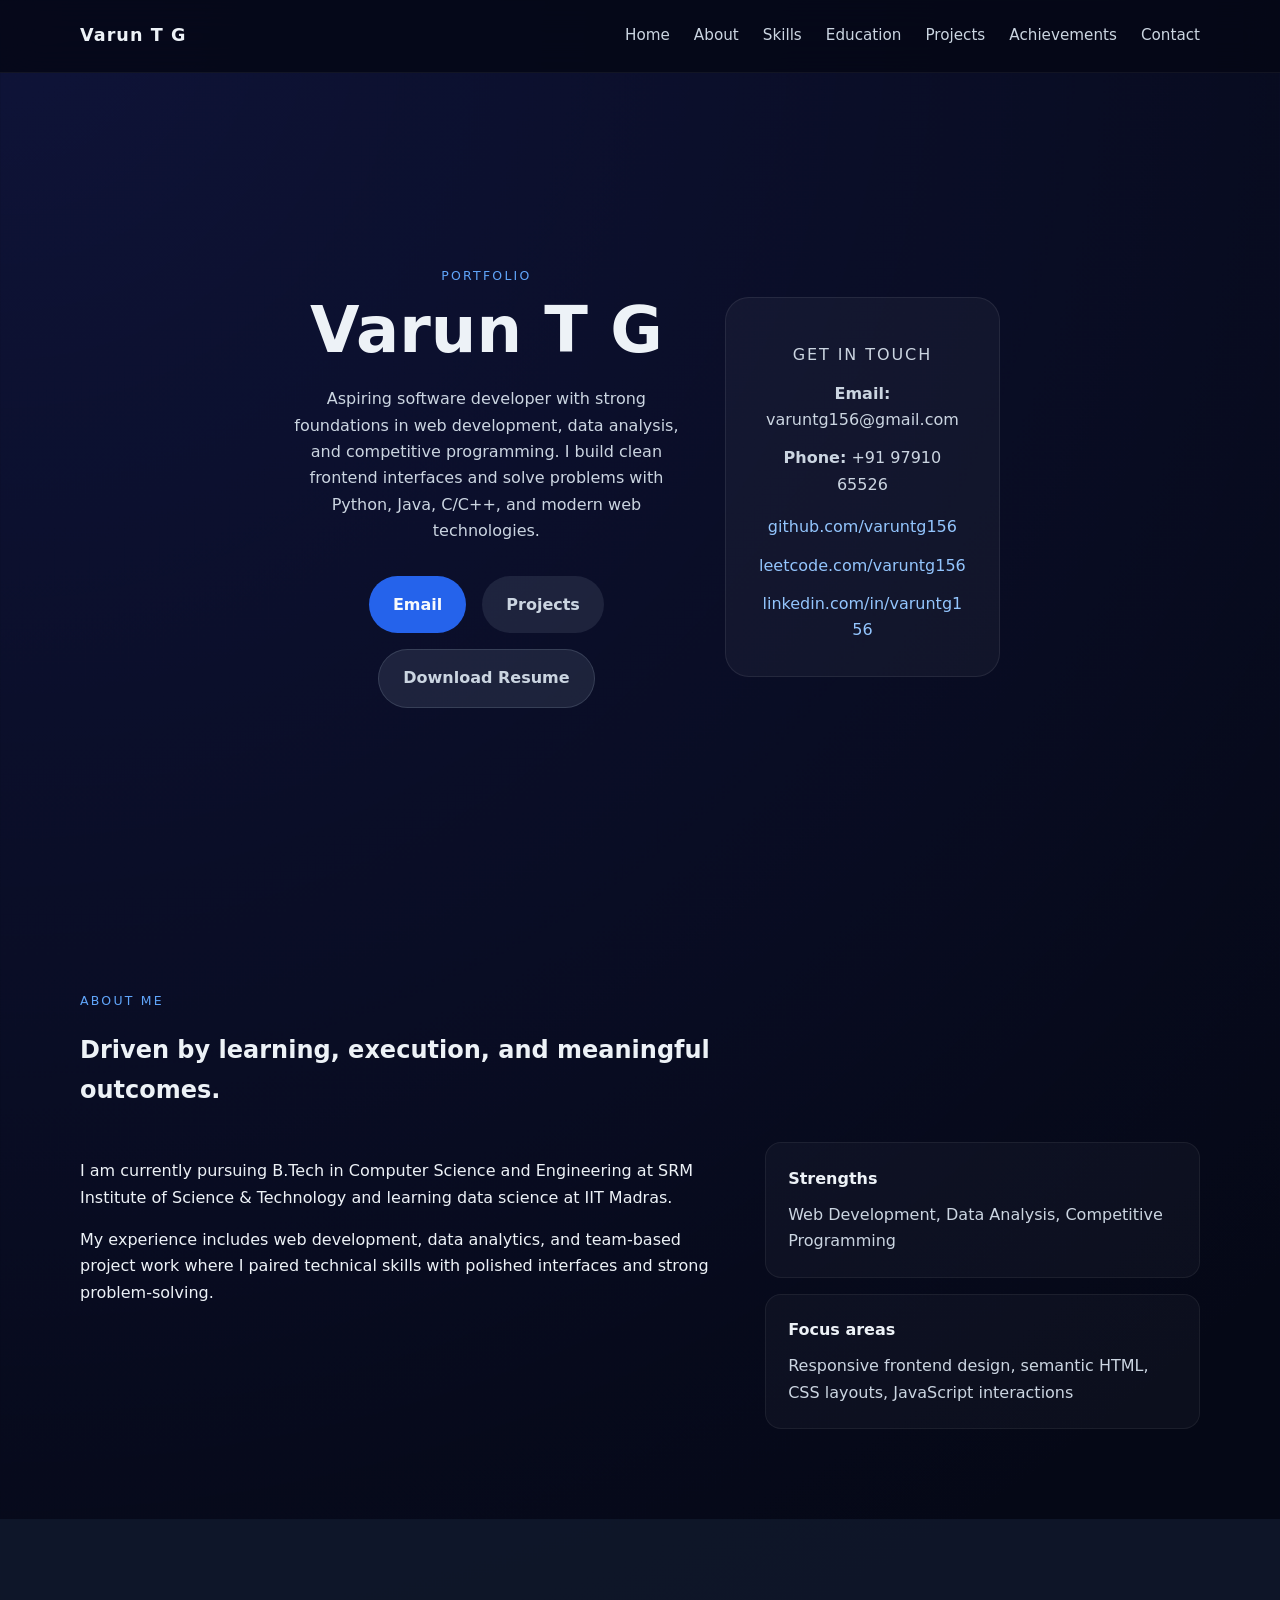
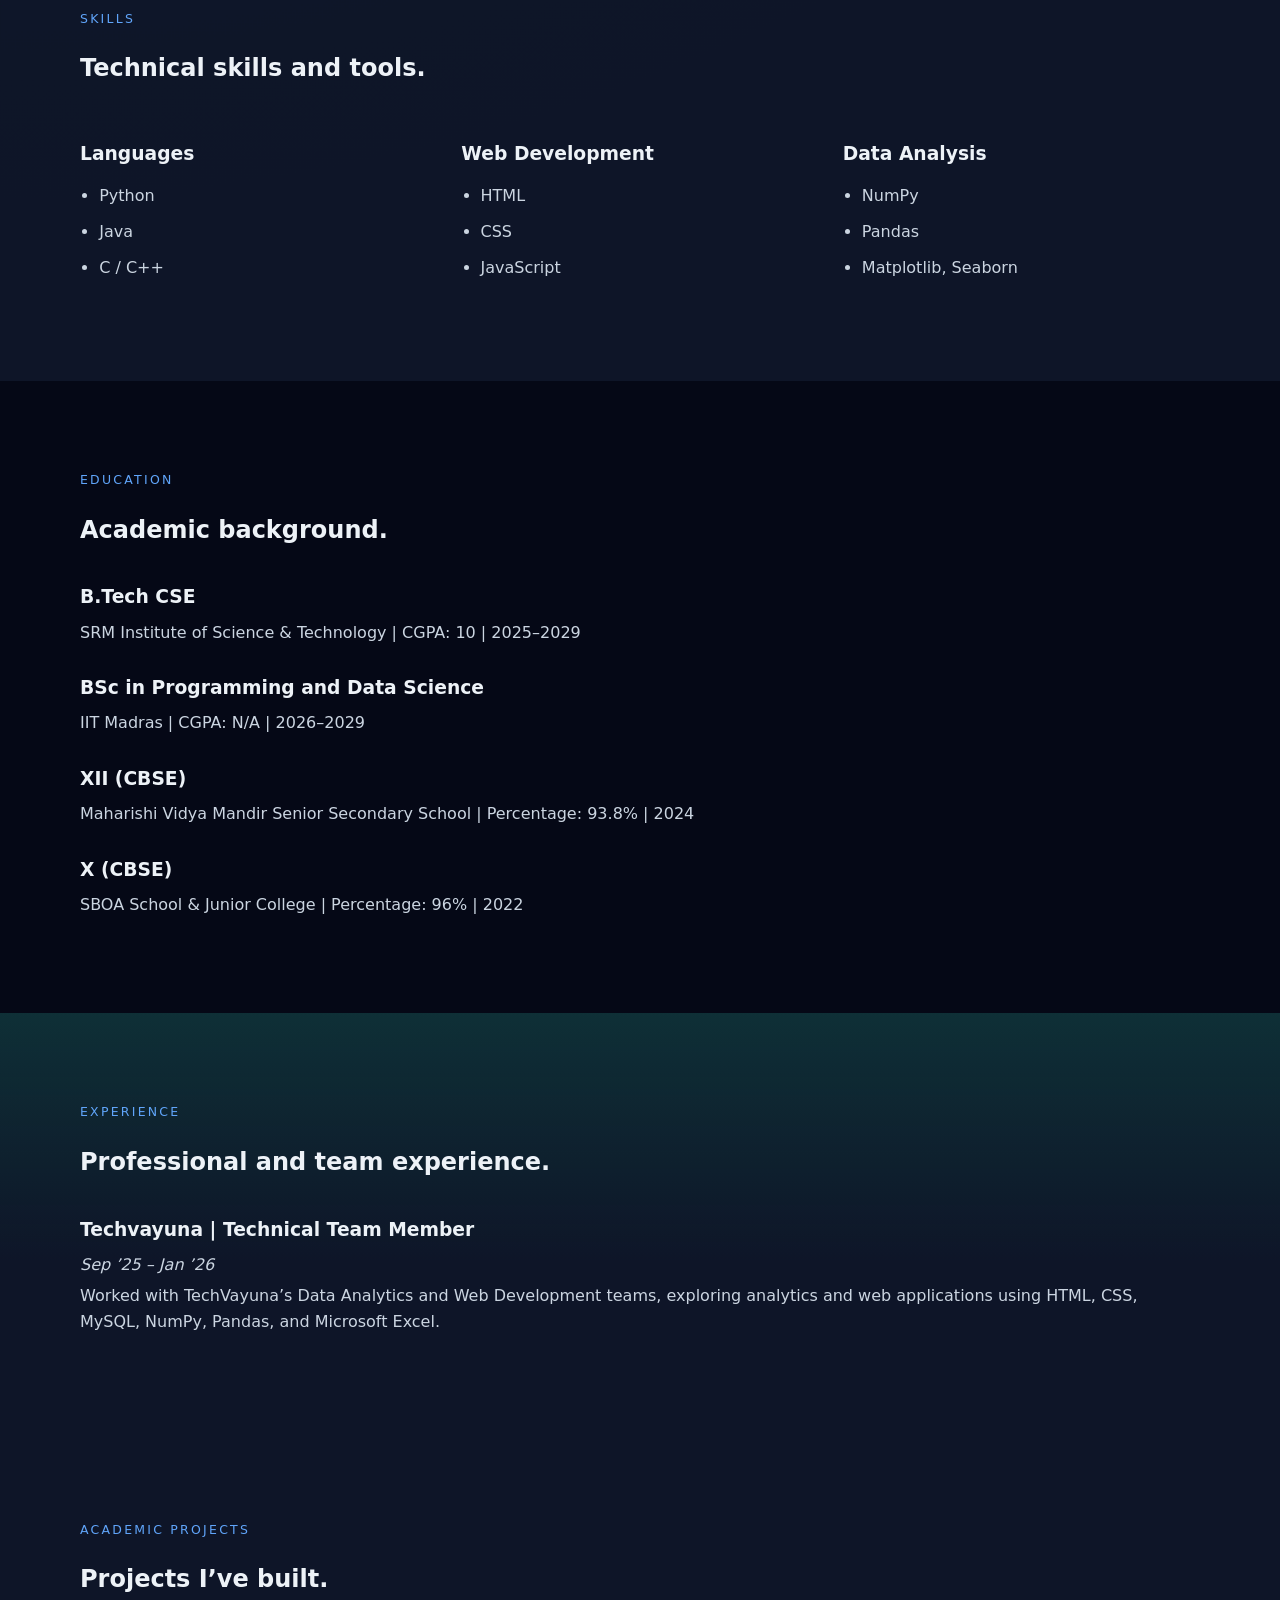
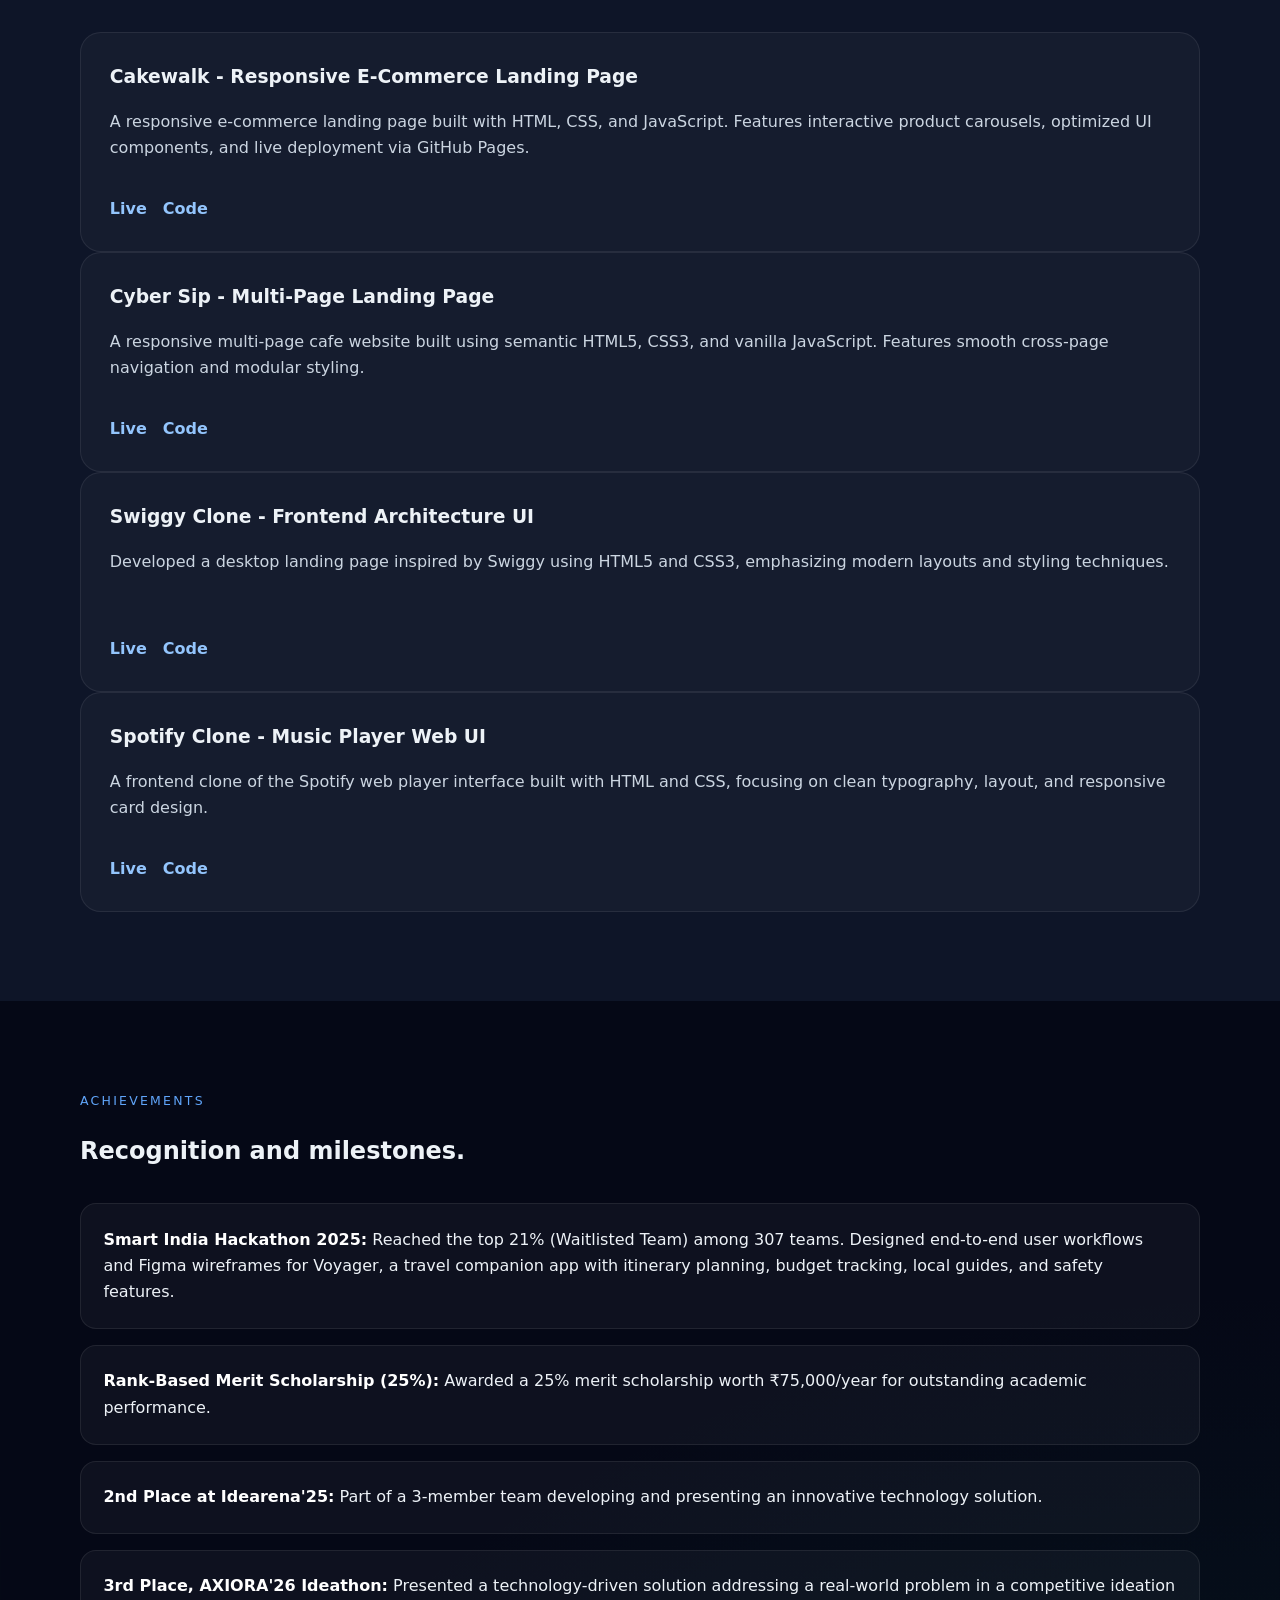
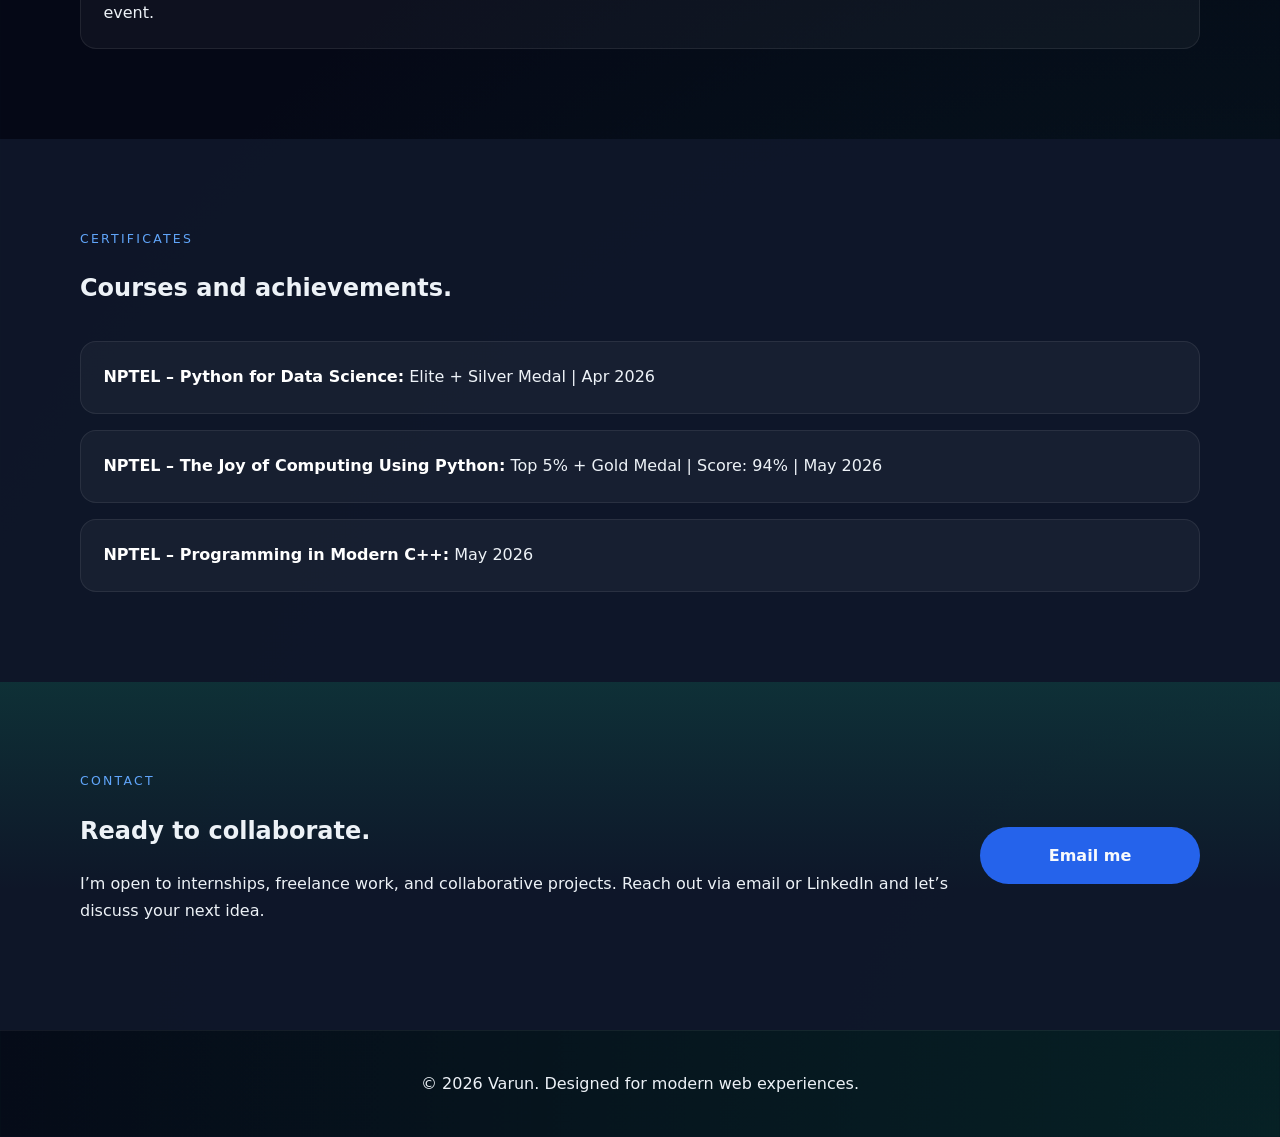
<file: VARUN_T_G_Task2_Portfolio/index.html>
<!DOCTYPE html>
<html lang="en">
  <head>
    <meta charset="UTF-8" />
    <meta name="viewport" content="width=device-width, initial-scale=1.0" />
    <title>Varun's Portfolio</title>
    <link rel="stylesheet" href="styles.css" />
  </head>
  <body>
    <header class="site-header">
      <div class="container header-inner">
        <a class="brand" href="#home">Varun T G</a>
        <button class="nav-toggle" aria-label="Open navigation">
          <span></span>
          <span></span>
          <span></span>
        </button>
        <nav class="site-nav">
          <a href="#home">Home</a>
          <a href="#about">About</a>
          <a href="#skills">Skills</a>
          <a href="#education">Education</a>
          <a href="#projects">Projects</a>
          <a href="#achievements">Achievements</a>
          <a href="#contact">Contact</a>
        </nav>
      </div>
    </header>

    <main>
      <section id="home" class="hero section-bg">
        <div class="container hero-content hero-resume">
          <div class="hero-copy-group">
            <p class="eyebrow">Portfolio</p>
            <h1>Varun T G</h1>
            <p class="hero-copy">
              Aspiring software developer with strong foundations in web development,
              data analysis, and competitive programming. I build clean frontend
              interfaces and solve problems with Python, Java, C/C++, and modern web
              technologies.
            </p>
            <div class="hero-actions">
              <a class="button button-primary" href="mailto:varuntg156@gmail.com">Email</a>
              <a class="button button-secondary" href="#projects">Projects</a>
              <a class="button button-secondary" href="Resume.pdf" download="Varun_T_G_Resume.pdf">Download Resume</a>
            </div>
          </div>
          <div class="contact-panel">
            <p class="contact-heading">Get in touch</p>
            <p><strong>Email:</strong> <a href="mailto:varuntg156@gmail.com">varuntg156@gmail.com</a></p>
            <p><strong>Phone:</strong> <a href="tel:+919791065526">+91 97910 65526</a></p>
            <div class="profile-links">
              <a href="https://github.com/varuntg156" target="_blank" rel="noreferrer">github.com/varuntg156</a>
              <a href="https://leetcode.com/varuntg156" target="_blank" rel="noreferrer">leetcode.com/varuntg156</a>
              <a href="https://linkedin.com/in/varuntg156" target="_blank" rel="noreferrer">linkedin.com/in/varuntg156</a>
            </div>
          </div>
        </div>
      </section>

      <section id="about" class="section container">
        <div class="section-heading">
          <p class="eyebrow">About Me</p>
          <h2>Driven by learning, execution, and meaningful outcomes.</h2>
        </div>
        <div class="split-grid">
          <div>
            <p>
              I am currently pursuing B.Tech in Computer Science and Engineering at SRM Institute
              of Science & Technology and learning data science at IIT Madras.
            </p>
            <p>
              My experience includes web development, data analytics, and team-based project work
              where I paired technical skills with polished interfaces and strong problem-solving.
            </p>
          </div>
          <div class="about-cards">
            <div class="info-card">
              <h3>Strengths</h3>
              <p>Web Development, Data Analysis, Competitive Programming</p>
            </div>
            <div class="info-card">
              <h3>Focus areas</h3>
              <p>Responsive frontend design, semantic HTML, CSS layouts, JavaScript interactions</p>
            </div>
          </div>
        </div>
      </section>

      <section id="skills" class="section section-dark">
        <div class="container">
          <div class="section-heading">
            <p class="eyebrow">Skills</p>
            <h2>Technical skills and tools.</h2>
          </div>
          <div class="skill-columns">
            <div class="skill-list">
              <h3>Languages</h3>
              <ul>
                <li>Python</li>
                <li>Java</li>
                <li>C / C++</li>
              </ul>
            </div>
            <div class="skill-list">
              <h3>Web Development</h3>
              <ul>
                <li>HTML</li>
                <li>CSS</li>
                <li>JavaScript</li>
              </ul>
            </div>
            <div class="skill-list">
              <h3>Data Analysis</h3>
              <ul>
                <li>NumPy</li>
                <li>Pandas</li>
                <li>Matplotlib, Seaborn</li>
              </ul>
            </div>
          </div>
        </div>
      </section>

      <section id="education" class="section container">
        <div class="section-heading">
          <p class="eyebrow">Education</p>
          <h2>Academic background.</h2>
        </div>
        <div class="resume-list">
          <div class="resume-item">
            <h3>B.Tech CSE</h3>
            <p>SRM Institute of Science & Technology | CGPA: 10 | 2025–2029</p>
          </div>
          <div class="resume-item">
            <h3>BSc in Programming and Data Science</h3>
            <p>IIT Madras | CGPA: N/A | 2026–2029</p>
          </div>
          <div class="resume-item">
            <h3>XII (CBSE)</h3>
            <p>Maharishi Vidya Mandir Senior Secondary School | Percentage: 93.8% | 2024</p>
          </div>
          <div class="resume-item">
            <h3>X (CBSE)</h3>
            <p>SBOA School & Junior College | Percentage: 96% | 2022</p>
          </div>
        </div>
      </section>

      <section id="experience" class="section section-accent">
        <div class="container">
          <div class="section-heading">
            <p class="eyebrow">Experience</p>
            <h2>Professional and team experience.</h2>
          </div>
          <div class="resume-list">
            <div class="resume-item">
              <h3>Techvayuna | Technical Team Member</h3>
              <p><em>Sep ’25 – Jan ’26</em></p>
              <p>
                Worked with TechVayuna’s Data Analytics and Web Development teams,
                exploring analytics and web applications using HTML, CSS, MySQL,
                NumPy, Pandas, and Microsoft Excel.
              </p>
            </div>
          </div>
        </div>
      </section>

      <section id="projects" class="section section-dark">
        <div class="container">
          <div class="section-heading">
            <p class="eyebrow">Academic Projects</p>
            <h2>Projects I’ve built.</h2>
          </div>
          <div class="project-list">
            <article class="project-card project-tall">
              <h3>Cakewalk - Responsive E-Commerce Landing Page</h3>
              <p>
                A responsive e-commerce landing page built with HTML, CSS, and JavaScript.
                Features interactive product carousels, optimized UI components, and live
                deployment via GitHub Pages.
              </p>
              <div class="project-links">
                <a href="https://varuntg156.github.io/cake-website/" target="_blank" rel="noreferrer">Live</a>
                <a href="https://github.com/varuntg156/cake-website" target="_blank" rel="noreferrer">Code</a>
              </div>
            </article>
            <article class="project-card project-tall">
              <h3>Cyber Sip - Multi-Page Landing Page</h3>
              <p>
                A responsive multi-page cafe website built using semantic HTML5, CSS3,
                and vanilla JavaScript. Features smooth cross-page navigation and
                modular styling.
              </p>
              <div class="project-links">
                <a href="https://varuntg156.github.io/coffee-shop/" target="_blank" rel="noreferrer">Live</a>
                <a href="https://github.com/varuntg156/coffee-shop" target="_blank" rel="noreferrer">Code</a>
              </div>
            </article>
            <article class="project-card project-tall">
              <h3>Swiggy Clone - Frontend Architecture UI</h3>
              <p>
                Developed a desktop landing page inspired by Swiggy using HTML5 and CSS3,
                emphasizing modern layouts and styling techniques.
              </p>
              <div class="project-links">
                <a href="https://varuntg156.github.io/swiggy-clone/" target="_blank" rel="noreferrer">Live</a>
                <a href="https://github.com/varuntg156/swiggy-clone" target="_blank" rel="noreferrer">Code</a>
              </div>
            </article>
            <article class="project-card project-tall">
              <h3>Spotify Clone - Music Player Web UI</h3>
              <p>
                A frontend clone of the Spotify web player interface built with HTML and CSS,
                focusing on clean typography, layout, and responsive card design.
              </p>
              <div class="project-links">
                <a href="https://varuntg156.github.io/spotify-clone/" target="_blank" rel="noreferrer">Live</a>
                <a href="https://github.com/varuntg156/spotify-clone" target="_blank" rel="noreferrer">Code</a>
              </div>
            </article>
          </div>
        </div>
      </section>

      <section id="achievements" class="section container">
        <div class="section-heading">
          <p class="eyebrow">Achievements</p>
          <h2>Recognition and milestones.</h2>
        </div>
        <ul class="resume-bullets">
          <li><strong>Smart India Hackathon 2025:</strong> Reached the top 21% (Waitlisted Team) among 307 teams. Designed end-to-end user workflows and Figma wireframes for Voyager, a travel companion app with itinerary planning, budget tracking, local guides, and safety features.</li>
          <li><strong>Rank-Based Merit Scholarship (25%):</strong> Awarded a 25% merit scholarship worth ₹75,000/year for outstanding academic performance.</li>
          <li><strong>2nd Place at Idearena'25:</strong> Part of a 3-member team developing and presenting an innovative technology solution.</li>
          <li><strong>3rd Place, AXIORA'26 Ideathon:</strong> Presented a technology-driven solution addressing a real-world problem in a competitive ideation event.</li>
        </ul>
      </section>

      <section id="certificates" class="section section-dark">
        <div class="container">
          <div class="section-heading">
            <p class="eyebrow">Certificates</p>
            <h2>Courses and achievements.</h2>
          </div>
          <ul class="resume-bullets">
            <li><strong>NPTEL – Python for Data Science:</strong> Elite + Silver Medal | Apr 2026</li>
            <li><strong>NPTEL – The Joy of Computing Using Python:</strong> Top 5% + Gold Medal | Score: 94% | May 2026</li>
            <li><strong>NPTEL – Programming in Modern C++:</strong> May 2026</li>
          </ul>
        </div>
      </section>

      <section id="contact" class="section section-accent">
        <div class="container contact-content">
          <div>
            <p class="eyebrow">Contact</p>
            <h2>Ready to collaborate.</h2>
            <p>
              I’m open to internships, freelance work, and collaborative projects.
              Reach out via email or LinkedIn and let’s discuss your next idea.
            </p>
          </div>
          <a class="button button-primary button-large" href="mailto:varuntg156@gmail.com">
            Email me
          </a>
        </div>
      </section>
    </main>

    <footer class="site-footer">
      <div class="container footer-inner">
        <p>© 2026 Varun. Designed for modern web experiences.</p>
      </div>
    </footer>

    <script src="script.js"></script>
  </body>
</html>
</file>
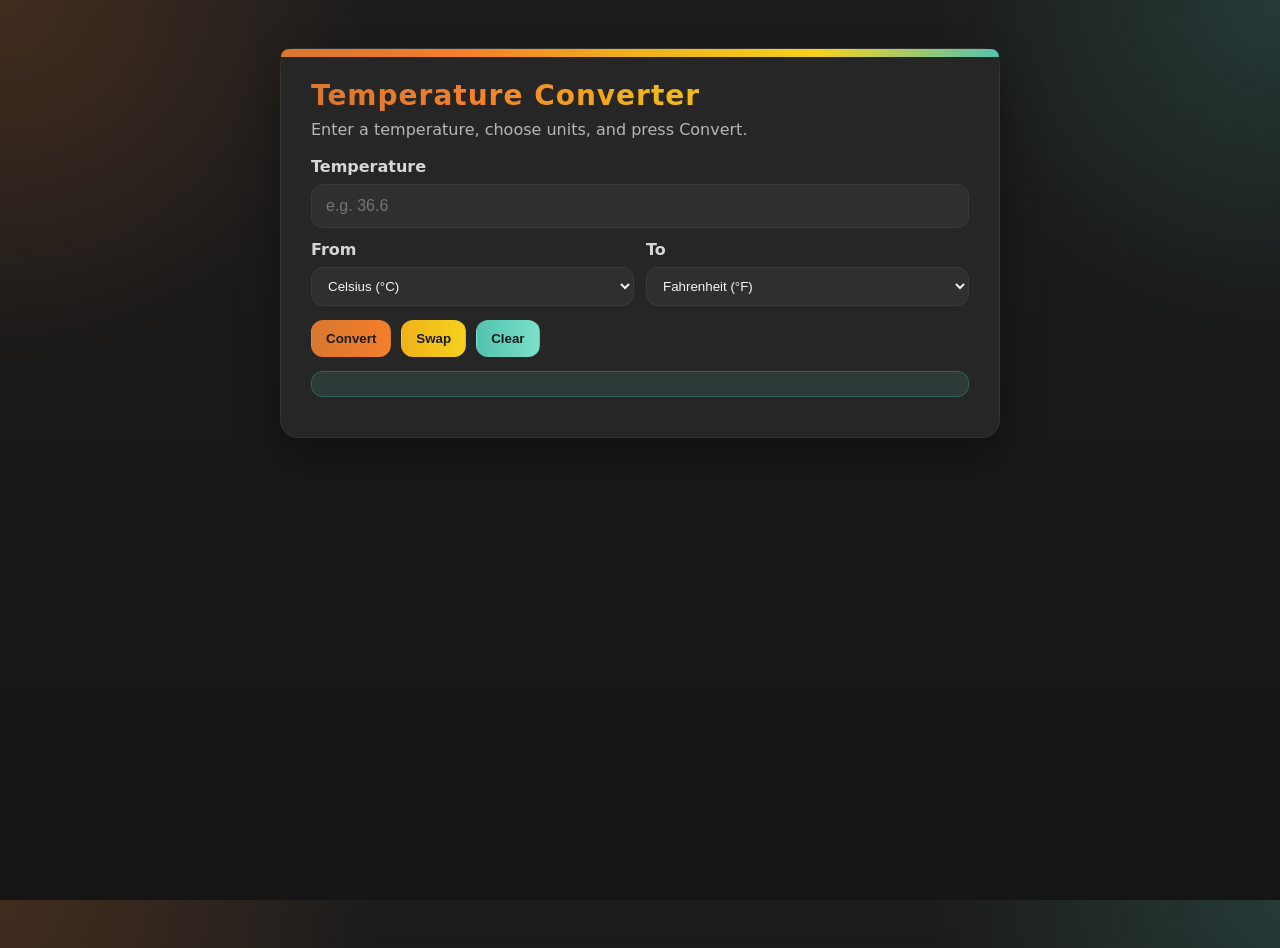
<file: VARUN_T_G_Task3_Temperature_Converter/index.html>
<!doctype html>
<html lang="en">
	<head>
		<meta charset="utf-8" />
		<meta name="viewport" content="width=device-width,initial-scale=1" />
		<title>Temperature Converter</title>
		<link rel="stylesheet" href="style.css" />
	</head>
	<body>
		<main class="container">
			<h1 class="title">Temperature Converter</h1>

			<p class="lead">Enter a temperature, choose units, and press Convert.</p>

			<form id="converter-form" class="converter" onsubmit="return false;">
				<label class="label" for="temp-input">Temperature</label>
				<input id="temp-input" type="text" inputmode="decimal" placeholder="e.g. 36.6" aria-label="Temperature input" />

				<div class="row">
					<div class="field">
						<label class="label" for="from-unit">From</label>
						<select id="from-unit" aria-label="Convert from unit">
							<option value="c">Celsius (°C)</option>
							<option value="f">Fahrenheit (°F)</option>
							<option value="k">Kelvin (K)</option>
						</select>
					</div>

					<div class="field">
						<label class="label" for="to-unit">To</label>
						<select id="to-unit" aria-label="Convert to unit">
							<option value="f">Fahrenheit (°F)</option>
							<option value="c">Celsius (°C)</option>
							<option value="k">Kelvin (K)</option>
						</select>
					</div>
				</div>

				<div class="actions">
					<button id="convert-btn" type="button">Convert</button>
					<button id="swap-btn" type="button" class="muted">Swap</button>
					<button id="clear-btn" type="button" class="muted">Clear</button>
				</div>

				<div id="output" class="output" aria-live="polite"></div>
				<div id="error" class="error" role="status" aria-atomic="true"></div>
			</form>
		</main>

		<script src="script.js" defer></script>
	</body>
</html>
</file>
<file: VARUN_T_G_Task2_Portfolio/styles.css>
:root {
  color-scheme: dark;
  font-family: Inter, system-ui, -apple-system, BlinkMacSystemFont, "Segoe UI", sans-serif;
  background: #050816;
  color: #edf2f7;
  font-size: 16px;
  line-height: 1.65;
}

html {
  scroll-behavior: smooth;
  scroll-padding-top: 96px;
}

* {
  box-sizing: border-box;
}

body {
  margin: 0;
  min-height: 100vh;
  background: radial-gradient(circle at top left, rgba(71, 85, 255, 0.15), transparent 30%),
    radial-gradient(circle at bottom right, rgba(16, 185, 129, 0.14), transparent 24%),
    #050816;
}

a {
  color: inherit;
  text-decoration: none;
}

img {
  max-width: 100%;
  display: block;
}

button,
.nav-toggle {
  background: transparent;
  border: none;
  cursor: pointer;
}

.container {
  width: min(1120px, calc(100% - 2rem));
  margin: 0 auto;
}

.site-header {
  position: sticky;
  top: 0;
  z-index: 20;
  backdrop-filter: blur(18px);
  background: rgba(5, 8, 22, 0.85);
  border-bottom: 1px solid rgba(255, 255, 255, 0.05);
}

.header-inner {
  display: flex;
  align-items: center;
  justify-content: space-between;
  gap: 1rem;
  min-height: 72px;
}

.brand {
  font-weight: 700;
  font-size: 1.1rem;
  letter-spacing: 0.06em;
}

.site-nav {
  display: flex;
  gap: 1.5rem;
  flex-wrap: wrap;
}

.site-nav a {
  font-size: 0.95rem;
  color: #cbd5e1;
  transition: color 0.2s ease;
}

.site-nav a:hover {
  color: #ffffff;
}

.nav-toggle {
  display: none;
  padding: 0.5rem;
  gap: 0.4rem;
  flex-direction: column;
}

.nav-toggle span {
  display: block;
  width: 1.5rem;
  height: 2px;
  background: #cbd5e1;
}

.section {
  padding: clamp(4rem, 7vw, 7rem) 0;
  scroll-margin-top: 96px;
}

.section-dark {
  background: rgba(15, 23, 42, 0.94);
}

.section-accent {
  background: linear-gradient(180deg, rgba(16, 185, 129, 0.16), transparent 60%),
    rgba(15, 23, 42, 0.94);
}

.section-heading {
  max-width: 640px;
  margin-bottom: 2rem;
}

.eyebrow {
  margin: 0 0 0.8rem;
  text-transform: uppercase;
  letter-spacing: 0.18em;
  font-size: 0.78rem;
  color: #60a5fa;
}

.hero {
  min-height: calc(100vh - 72px);
  display: grid;
  place-items: center;
  text-align: center;
}

.hero-content {
  max-width: 720px;
}

.hero h1 {
  margin: 0;
  font-size: clamp(2.8rem, 5vw, 4.5rem);
  line-height: 0.98;
}

.hero-copy {
  margin: 1.5rem auto 2rem;
  max-width: 680px;
  color: #cbd5e1;
}

.hero-actions {
  display: flex;
  flex-wrap: wrap;
  justify-content: center;
  gap: 1rem;
}

.button {
  display: inline-flex;
  align-items: center;
  justify-content: center;
  padding: 0.95rem 1.5rem;
  border-radius: 999px;
  font-weight: 600;
  transition: transform 0.2s ease, background-color 0.2s ease, color 0.2s ease;
}

.button:hover {
  transform: translateY(-1px);
}

.button-primary {
  background: #2563eb;
  color: #f8fafc;
}

.button-secondary {
  background: rgba(148, 163, 184, 0.14);
  color: #cbd5e1;
}

.button-secondary[download] {
  border: 1px solid rgba(148, 163, 184, 0.22);
}

.button-large {
  min-width: 220px;
}

.split-grid {
  display: grid;
  grid-template-columns: minmax(0, 1.5fr) minmax(280px, 1fr);
  gap: 2rem;
  align-items: start;
}

.about-cards {
  display: grid;
  gap: 1rem;
}

.info-card {
  padding: 1.4rem;
  border-radius: 1rem;
  background: rgba(255, 255, 255, 0.03);
  border: 1px solid rgba(255, 255, 255, 0.06);
}

.info-card h3 {
  margin: 0 0 0.6rem;
  font-size: 1rem;
}

.info-card p {
  margin: 0;
  color: #cbd5e1;
}

.projects-grid,
.skills-grid {
  display: grid;
  gap: 1.5rem;
}

.projects-grid {
  grid-template-columns: repeat(3, minmax(0, 1fr));
}

.project-card {
  padding: 1.8rem;
  border-radius: 1.3rem;
  border: 1px solid rgba(255, 255, 255, 0.08);
  background: rgba(255, 255, 255, 0.03);
  display: flex;
  flex-direction: column;
  gap: 1rem;
}

.project-card h3 {
  margin: 0;
}

.project-card p {
  margin: 0;
  color: #cbd5e1;
  flex: 1;
}

.project-links {
  display: flex;
  gap: 1rem;
  flex-wrap: wrap;
}

.project-links a {
  color: #93c5fd;
  font-weight: 600;
}

.skill-columns {
  display: grid;
  grid-template-columns: repeat(3, minmax(0, 1fr));
  gap: 1.5rem;
}

.skill-list h3 {
  margin-bottom: 0.8rem;
}

.skill-list ul {
  margin: 0;
  padding-left: 1.2rem;
  color: #cbd5e1;
}

.skill-list li {
  margin-bottom: 0.6rem;
}

.resume-list {
  display: grid;
  gap: 1.4rem;
}

.resume-item h3 {
  margin: 0 0 0.4rem;
}

.resume-item p {
  margin: 0.3rem 0;
  color: #cbd5e1;
}

.resume-bullets {
  list-style: none;
  padding: 0;
  margin: 0;
  display: grid;
  gap: 1rem;
}

.resume-bullets li {
  padding: 1.4rem;
  border-radius: 1rem;
  background: rgba(255, 255, 255, 0.04);
  border: 1px solid rgba(255, 255, 255, 0.08);
}

.resume-bullets strong {
  color: #ffffff;
}

.hero-resume {
  display: grid;
  grid-template-columns: 1.5fr 1fr;
  gap: 2rem;
  align-items: center;
}

.hero-copy-group {
  max-width: 620px;
}

.contact-panel {
  padding: 2rem;
  border-radius: 1.5rem;
  background: rgba(255, 255, 255, 0.04);
  border: 1px solid rgba(255, 255, 255, 0.08);
}

.contact-heading {
  margin: 0 0 1rem;
  font-size: 1rem;
  letter-spacing: 0.12em;
  text-transform: uppercase;
  color: #60a5fa;
}

.contact-panel p {
  margin: 0.75rem 0;
  color: #cbd5e1;
}

.profile-links {
  display: grid;
  gap: 0.75rem;
  margin-top: 1rem;
}

.profile-links a {
  color: #93c5fd;
  word-break: break-word;
}

.project-tall {
  min-height: 220px;
}

.skills-grid {
  grid-template-columns: repeat(3, minmax(0, 1fr));
}

.skill-pill {
  padding: 1rem 1.2rem;
  border-radius: 999px;
  background: rgba(96, 165, 250, 0.12);
  color: #e2e8f0;
  font-weight: 600;
  text-align: center;
}

.contact-content {
  display: grid;
  grid-template-columns: minmax(0, 1fr) auto;
  align-items: center;
  gap: 2rem;
}

.site-footer {
  padding: 1.5rem 0;
  border-top: 1px solid rgba(255, 255, 255, 0.06);
}

.footer-inner {
  display: flex;
  justify-content: center;
}

@media (max-width: 900px) {
  .split-grid,
  .contact-content,
  .projects-grid,
  .skills-grid {
    grid-template-columns: 1fr;
  }
}

@media (max-width: 720px) {
  .site-header {
    padding: 0 1rem;
  }

  .header-inner {
    flex-wrap: wrap;
    align-items: center;
  }

  .nav-toggle {
    display: flex;
  }

  .site-nav {
    width: 100%;
    flex-direction: column;
    display: none;
    padding-top: 1rem;
    border-top: 1px solid rgba(255, 255, 255, 0.08);
  }

  .site-nav.active {
    display: flex;
  }

  .site-nav a {
    padding: 0.75rem 0;
  }
}

@media (max-width: 520px) {
  .hero h1 {
    font-size: clamp(2.4rem, 8vw, 3.5rem);
  }

  .button {
    width: 100%;
  }
}
</file>
<file: VARUN_T_G_Task3_Temperature_Converter/style.css>
:root{
	--bg:#1f1f1f;
	--card:#262626;
	--muted:#b6b6b6;
	--orange:#d9772f;
	--coral:#f47f2b;
	--amber:#f0b21a;
	--yellow:#f6d11d;
	--teal:#53c3b0;
	--success:#53c3b0;
	--danger:#ff8a7a;
	--surface:#2f2f2f;
	--border:#3b3b3b;
	--shadow:0 18px 40px rgba(0, 0, 0, 0.35);
	--radius:18px;
	--max-width:720px;
}

*{box-sizing:border-box}
html,body{height:100%}
body{
	font-family: Inter, ui-sans-serif, system-ui, -apple-system, "Segoe UI", Roboto, "Helvetica Neue", Arial;
	background:
		radial-gradient(circle at top left, rgba(243, 124, 43, 0.18), transparent 24%),
		radial-gradient(circle at top right, rgba(83, 195, 176, 0.18), transparent 22%),
		linear-gradient(180deg, #1c1c1c 0%, #151515 100%);
	color:#f5f5f5;
	margin:0;
	-webkit-font-smoothing:antialiased;
	-moz-osx-font-smoothing:grayscale;
}

.container{
	max-width:var(--max-width);
	margin:48px auto;
	padding:30px;
	background:var(--card);
	border-radius:var(--radius);
	box-shadow:var(--shadow);
	border:1px solid rgba(255,255,255,0.06);
}

.title{
	margin:0 0 8px 0;
	font-size:28px;
	letter-spacing:1px;
	background:linear-gradient(90deg, var(--orange), var(--coral), var(--amber), var(--yellow), var(--teal));
	-webkit-background-clip:text;
	background-clip:text;
	color:transparent;
}
.lead{color:var(--muted);margin-top:0}

.converter{display:block;margin-top:18px}
.label{display:block;margin-bottom:8px;color:#d6d6d6;font-weight:600}
#temp-input{
	width:100%;padding:12px 14px;border-radius:12px;border:1px solid var(--border);background:var(--surface);color:inherit;font-size:16px
}

#temp-input:focus,
select:focus,
button:focus{
	outline:2px solid rgba(83, 195, 176, 0.45);
	outline-offset:2px;
}

.row{display:flex;gap:12px;margin-top:12px}
.field{flex:1}
select{width:100%;padding:10px 12px;border-radius:12px;border:1px solid var(--border);background:var(--surface);color:inherit}

.actions{display:flex;gap:10px;margin-top:14px;flex-wrap:wrap}
button{padding:10px 14px;border-radius:12px;border:1px solid transparent;color:#1b1b1b;font-weight:800;cursor:pointer;box-shadow:none}
#convert-btn{background:linear-gradient(90deg, var(--orange), var(--coral));}
#swap-btn{background:linear-gradient(90deg, var(--amber), var(--yellow));}
#clear-btn{background:linear-gradient(90deg, var(--teal), #7be0c9);}
button.muted{color:#1b1b1b;border:1px solid transparent}

.output{margin-top:14px;padding:12px;border-radius:12px;background:rgba(83,195,176,0.12);color:var(--success);font-weight:700;border:1px solid rgba(83,195,176,0.28)}
.error{margin-top:10px;color:var(--danger);font-weight:600}

.converter,
.row,
.actions,
.field,
.label,
.lead,
.output,
.error{
	position:relative;
}

.container::before{
	content:"";
	display:block;
	height:8px;
	margin:-30px -30px 22px;
	border-radius:18px 18px 0 0;
	background:linear-gradient(90deg, var(--orange), var(--coral), var(--amber), var(--yellow), var(--teal));
}

@media (max-width:520px){
	.row{flex-direction:column}
	.container{margin:18px;padding:18px}
	.container::before{margin:-18px -18px 18px}
}
</file>
